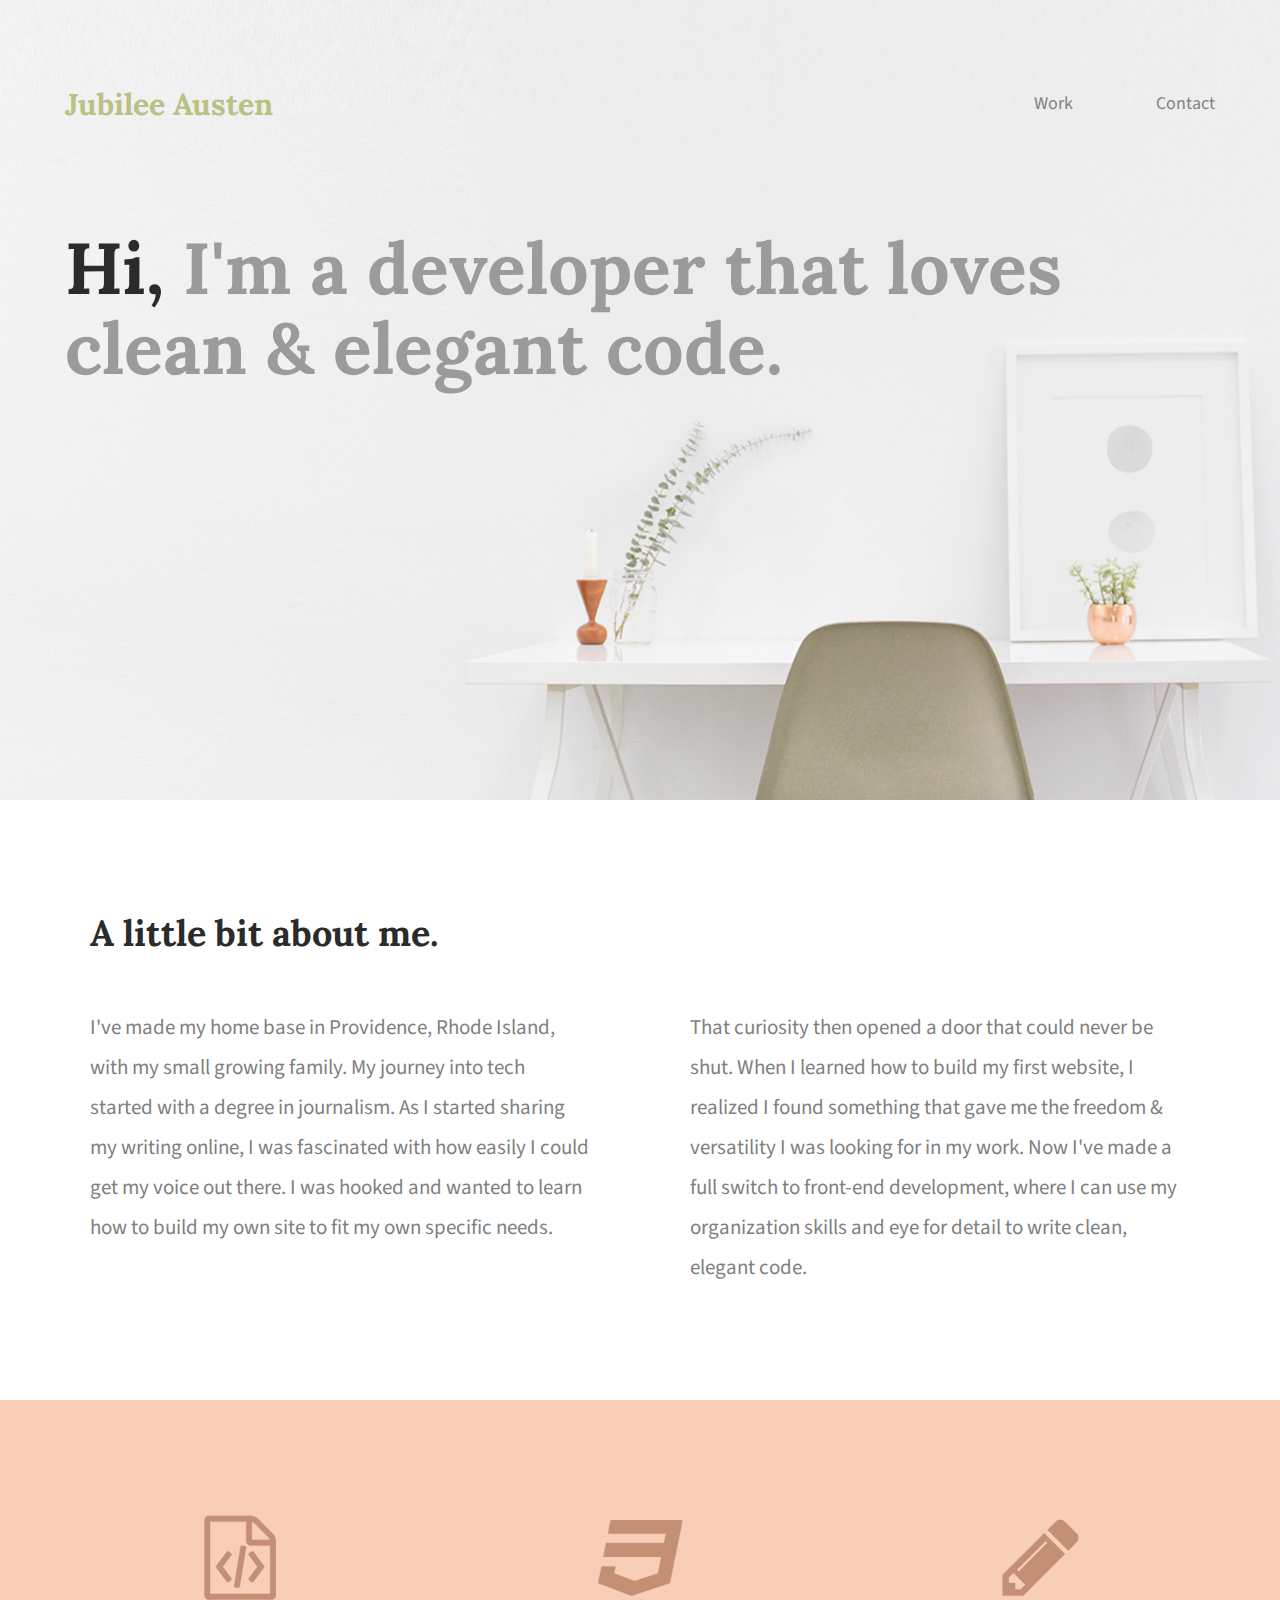
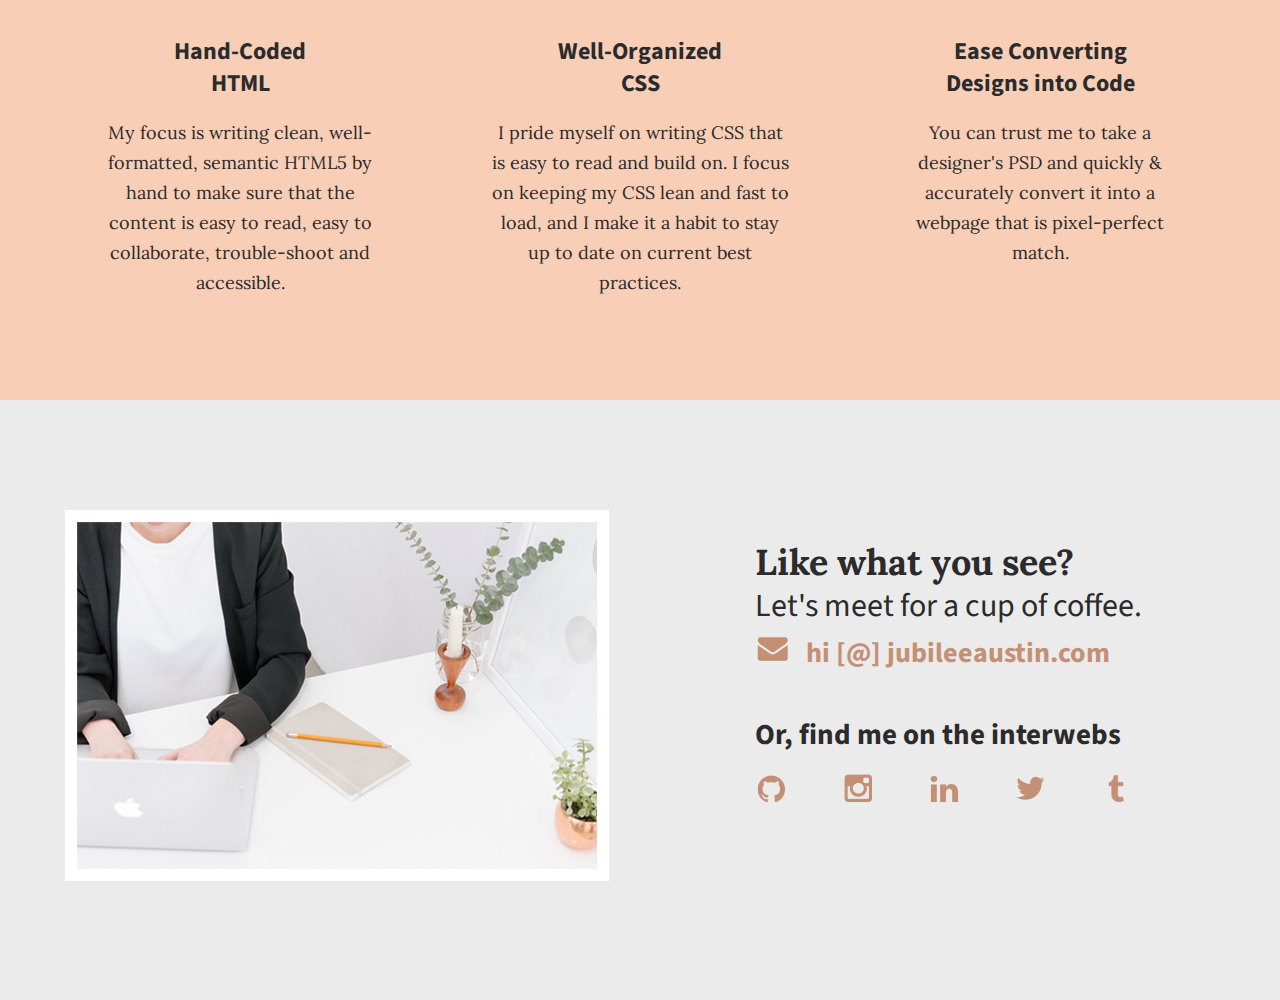
<file: index.html>
<!doctype html>
<html lang="en">
    <head>
      <!-- Global site tag (gtag.js) - Google Analytics -->
      <script async src="https://www.googletagmanager.com/gtag/js?id=UA-131913607-1"></script>
      <script>
        window.dataLayer = window.dataLayer || [];
        function gtag(){dataLayer.push(arguments);}
        gtag('js', new Date());

        gtag('config', 'UA-131913607-1');
      </script>

      <meta charset="utf-8">
      <title>Jubilee Austen | Portfolio</title>

    	<link rel="stylesheet" href="css/normalize.css">
    	<link rel="stylesheet" href="css/main.css">
    	<link href="https://fonts.googleapis.com/css?family=Source+Sans+Pro:400,700" rel="stylesheet" type="text/css">
    	<link href="https://fonts.googleapis.com/css?family=Lora:400,700" rel="stylesheet" type="text/css">
    </head>
    <body>
        <header>
	    <div class="full-width">
                <div class="half-width">
                    <h1><a href="https://barbaraly.github.io/jubilee-austen/">Jubilee Austen</a></h1>
                </div>
                 <div class="half-width">
                    <nav>
                        <ul>
                          <li><a href="#work">Work</a></li>
                          <li><a href="#contact">Contact</a></li>
                        </ul>
                    </nav>
                </div>
                <h2><span>Hi,</span> I'm a developer that loves clean &amp; elegant code.</h2>
            </div>
        </header>

        <main>
            <section id="about">
                <div class="full-width">
                    <h2>A little bit about me.</h2>
                    <div class="half-width">
                        <p>I've made my home base in Providence, Rhode Island, with my small growing family. My journey into tech started with a degree in journalism. As I started sharing my writing online, I was fascinated with how easily I could get my voice out there. I was hooked and wanted to learn how to build my own site to fit my own specific needs.</p>
                    </div>
                    <div class="half-width">
                        <p>That curiosity then opened a door that could never be shut. When I learned how to build my first website, I realized I found something that gave me the freedom & versatility I was looking for in my work. Now I've made a full switch to front-end development, where I can use my organization skills and eye for detail to write clean, elegant code.</p>
                    </div>
                </div>
            </section>

            <section id="work">
                <div class="full-width">
                    <div class="third-width">
                        <img src="img/icon-html.png" alt="HTML icon" />
                        <h3>Hand-Coded HTML</h3>
                        <p>My focus is writing clean, well-formatted, semantic HTML5 by hand to make sure that the content is easy to read, easy to collaborate, trouble-shoot and accessible.</p>
                    </div>
                    <div class="third-width">
                        <img src="img/icon-css.png" alt="CSS icon" />
                        <h3>Well-Organized CSS</h3>
                        <p>I pride myself on writing CSS that is easy to read and build on. I focus on keeping my CSS lean and fast to load, and I make it a habit to stay up to date on current best practices.</p>
                    </div>
                    <div class="third-width">
                        <img src="img/icon-pencil.png" alt="Pencil icon" />
                        <h3>Ease Converting Designs into Code</h3>
                        <p>You can trust me to take a designer's PSD and quickly & accurately convert it into a webpage that is pixel-perfect match.</p>
                    </div>
                </div>
            </section>

            <footer id="contact">
                <div class="full-width">
                    <div class="half-width">
                        <img src="img/contact.png" alt="my contact image" id="contact-img"/>
                    </div>
                    <div class="half-width" id="contact-info">
                        <h2>Like what you see?</h2>
                        <h3 id="email-header">Let's meet for a cup of coffee.</h3>
                        <a href="mailto:hi@jubileeausten.com"><img src="img/icon-envelope.png" alt="Envelope icon" id="envelope"/> hi [@] jubileeaustin.com</a>
                        <h3 id="socialmedia-header">Or, find me on the interwebs</h3>
                        <ul>
                            <li><a href="https://www.github.com"><img src="img/icon-github.png" alt="Github icon"/></a></li>
                            <li><a href="https://www.instagram.com"><img src="img/icon-instagram.png" alt="instagram icon"/></a></li>
                            <li><a href="https://www.linkedin.com"><img src="img/icon-linkedin.png" alt="linkedin icon"/></a></li>
                            <li><a href="https://www.twitter.com"><img src="img/icon-twitter.png" alt="twitter icon"/></a></li>
                            <li><a href="https://www.tumblr.com"><img src="img/icon-tumblr.png" alt="tumblr icon"/></a></li>
                        </ul>
                    </div>
                </div>
            </footer>

        </main>
    </body>
</html>
</file>
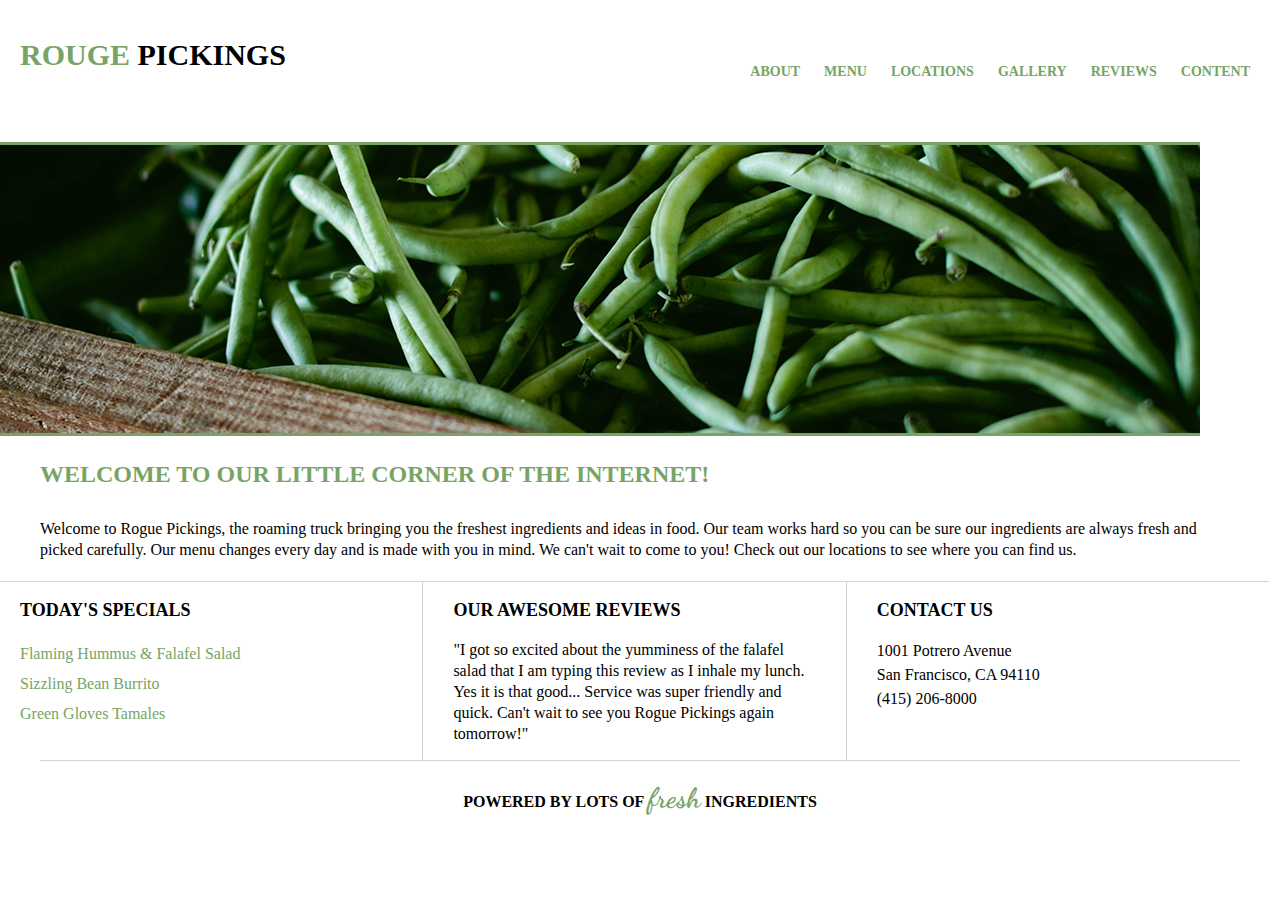
<file: work/rouge-pickings/index.html>
<!doctype html>
<html>
  <head>
    <meta charset="utf-8">
    <title>Rouge Pickings</title>
    <link rel="stylesheet" href="css/normalize.css">
    <link rel="stylesheet" href="css/main.css">
    <link href="https://fonts.googleapis.com/css?family=Dancing+Script:400,600" rel="stylesheet">
  </head>
  <body>
    <header>
      <div class="half-width">
        <h1><span class="title">Rouge</span> Pickings</h1>
      </div>
      <div class="half-width">
        <nav>
          <ul>
            <li><a href="#about">About</a></li>
            <li><a href="#menu">Menu</a></li>
            <li><a href="#locations">Locations</a></li>
            <li><a href="#gallery">Gallery</a></li>
            <li><a href="#reviews">Reviews</a></li>
            <li><a href="#content">Content</a></li>
          </ul>
        </nav>
      </div>
      <div class="main-image">
        <img src="img/hero-image.png" alt="string bean image" />
      </div>
    </header>

    <main>
      <section id="about">
        <div class="full-width">
          <h2>Welcome to our little corner of the internet!</h2>
          <p>Welcome to Rogue Pickings, the roaming truck bringing you the freshest ingredients and ideas in food. Our team works hard so you can be sure our ingredients are always fresh and picked carefully. Our menu changes every day and is made with you in mind. We can't wait to come to you! Check out our locations to see where you can find us. </p>
        </div>
      </section>

      <section id="menu">
        <div class="third-width">
          <h3>Today's Specials</h3>
          <ul>
            <li>Flaming Hummus & Falafel Salad</li>
            <li>Sizzling Bean Burrito</li>
            <li>Green Gloves Tamales</li>
          </ul>
        </div>
      </section>

      <section id="reviews">
        <div class="third-width">
          <h3>Our Awesome Reviews</h3>
          <p>"I got so excited about the yumminess of the falafel salad that I am typing this review as I inhale my lunch. Yes it is that good... Service was super friendly and quick. Can't wait to see you Rogue Pickings again tomorrow!"</p>
        </div>
      </section>

      <section id="locations">
        <div class="third-width">
          <h3>Contact Us</h3>
          <p class="address">1001 Potrero Avenue
            <br>San Francisco, CA 94110
            <br>(415) 206-8000
          </p>
        </div>
      </section>
    </main>

    <footer>
      <div class="full-width">
        <h4>Powered by lots of <span class="footer">fresh</span> ingredients</h4>
      </div>
    </footer>
  </body>
</html>
</file>
<file: css/main.css>
/*****BASE STYLES*****/

body {
	font-family: 'Source Sans Pro', sans-serif;
	color: #2b2b2b;
}

#about, #work, #contact {
	height:600px;
}

/***** GRID *****/

.full-width {
	width: 1200px;
	margin: 0 auto;
}
.half-width {
	width: 600px;
	float: left;
}
.third-width {
	width: 400px;
	float: left;
}

/***** HEADER *****/

header {
	height: 800px;
	background-color: light gray;
	background-size: cover;
	background-image: url("../img/hero.png");
	background-repeat: no-repeat;
	background-postion: center;
}
header h1 {
	color: #bbc085;
	font-family: 'Lora', serif;
	font-size: 30px;
	padding: 65px 0 65px 25px;
}
header h1 a {
	color: #bbc085;
	text-decoration: none;
}
nav {
  float: right;
  padding: 75px 25px;
}
nav ul li{
  display: inline-block;
}
nav ul li a {
  text-transform: capitalize;
  text-decoration: none;
  font-size: 18px;
  color: #828282;
  padding-left: 80px;
}
header h2 {
  width: 1000px;
  clear: both;
  font-family: 'Lora', serif;
  font-size: 72px;
  line-height: 80px;
  color: #9b9b9b;
  padding: 20px 0 20px 25px;
}
header h2 span {
    color: #2b2b2b;
}

/****** ABOUT ******/

#about .full-width {
	padding: 80px 0;
}

#about h2 {
    font-family: 'Lora', serif;
    font-size: 36px;
    padding-left: 50px;
}
#about p {
    font-size: 21px;
    color: #7F7F7F;
    line-height: 40px;
    padding-left: 50px;
    padding-right: 50px;
}

/****** WORK ******/

#work {
	background-color: #f9ceb7;
	text-align: center;
}

#work .full-width {
	padding: 115px 0;
}

#work img {
	padding-bottom: 30px;
}

#work h3 {
	font-size: 24px;
	line-height: 32px;
	width: 190px;
	margin: 0 auto;
}

#work p {
	font-family: 'Lora', serif;
	font-size: 18px;
	line-height: 30px;
	padding: 0 50px;
}

/****** CONTACT ******/
#contact {
	background-color: #ebebeb;
}
#contact .full-width {
	padding: 110px 0;
}
#contact img#contact-img {
	margin-left: 25px;
	border: 12px solid #ffffff;
}
#contact h2, #contact #email-header, #contact #socialmedia-header, #contact ul {
	padding-left: 115px;
}
#contact #envelope {
	padding: 0 10px 0 115px;
}
#contact h2 {
    font-family: 'Lora', serif;
    font-size: 36px;
    line-height: 44px;
}
#contact #email-header{
    font-size: 32px;
    font-weight: 400;
    line-height: 44px;
    margin: -30px 0 5px 0;
}
#contact #socialmedia-header {
    font-weight: bold;
    font-size: 29px;
    line-height: 44px;
    margin: 40px 0 0 0;
}
#contact a {
    text-decoration: none;
    color: #c49075;
    font-weight: bold;
    font-size: 28px;
}
#contact ul {
    list-style: none;
}
#contact ul li {
     display: inline-block;
}
#contact ul img {
    font-size: 32px;
    padding-right: 48px;
}
</file>
<file: work/rouge-pickings/css/main.css>
body {
  font-family: 'Montserrat';
}

.full-width {
  width: 1200px;
  margin: 0 auto;
}
h1, h2, h3, h4 {
  color: black;
  text-transform: uppercase;
  font-weight: 700;
}
h1{
  font-size: 30px;
}
h2{
  font-size: 24px;
  float: left;
}
h3{
  font-size: 18px;
}
h4{
  font-size: 12px;
}
p{
  font-size: 16px;
  line-height: 21px;
  padding: 0 30px;
}
header{
  height: 110px;
  margin: 0 auto;
}
header h1{
  float: left;
  margin: 0;
  padding: 38px 0 0 20px;
}
span.title{
  color: #77a466;
}
header nav{
  float: right;
  padding: 46px 20px;
}
header nav ul li{
  text-transform: uppercase;
  font-weight: 700;
  font-size: 14px;
  padding: 0 10px;
  display: inline;
}
header nav ul li a{
  text-decoration: none;
  color: #77a466;
}
img{
  border: solid #77a466;
  border-width: 3px 0 3px 0;
  height:auto;
  float: left;
  width:auto;
}

.full-width h2{
  height: auto;
  text-align: left;
  padding: 5px 0;
  color: #77a466;
  clear: both;
}
.full-width p{
  height: auto;
  text-align: left;
  padding: 5px 0;
  clear: both;
}
.third-width{
  float: left;
  width: 33%;
  height: auto;
  border-top: 1px solid lightgray;
}
#menu h3{
  padding-left: 20px;
}
#menu ul{
  list-style: none;
  padding: 0 0 0 20px;
  line-height: 30px;
  color: #77a466;
}
#reviews .third-width{
  border-left: 1px solid lightgray;
  border-right: 1px solid lightgray;
}
#reviews h3, #locations h3{
  padding-left: 30px;
}
#reviews p{
  font-size:16px;
  line-height: 21px;
}
.address{
  font-size:16px;
  line-height: 24px;
}
footer h4{
  border-top: 1px solid lightgray;
  clear: both;
  font-size: 16px;
  height: 20px;
  margin: 0 auto;
  padding: 20px;
  text-align: center;
}
span.footer{
  color:#77a466;
  font-family: 'dancing script', cursive;
  text-transform: lowercase;
  font-size: 28px;
}
</file>
